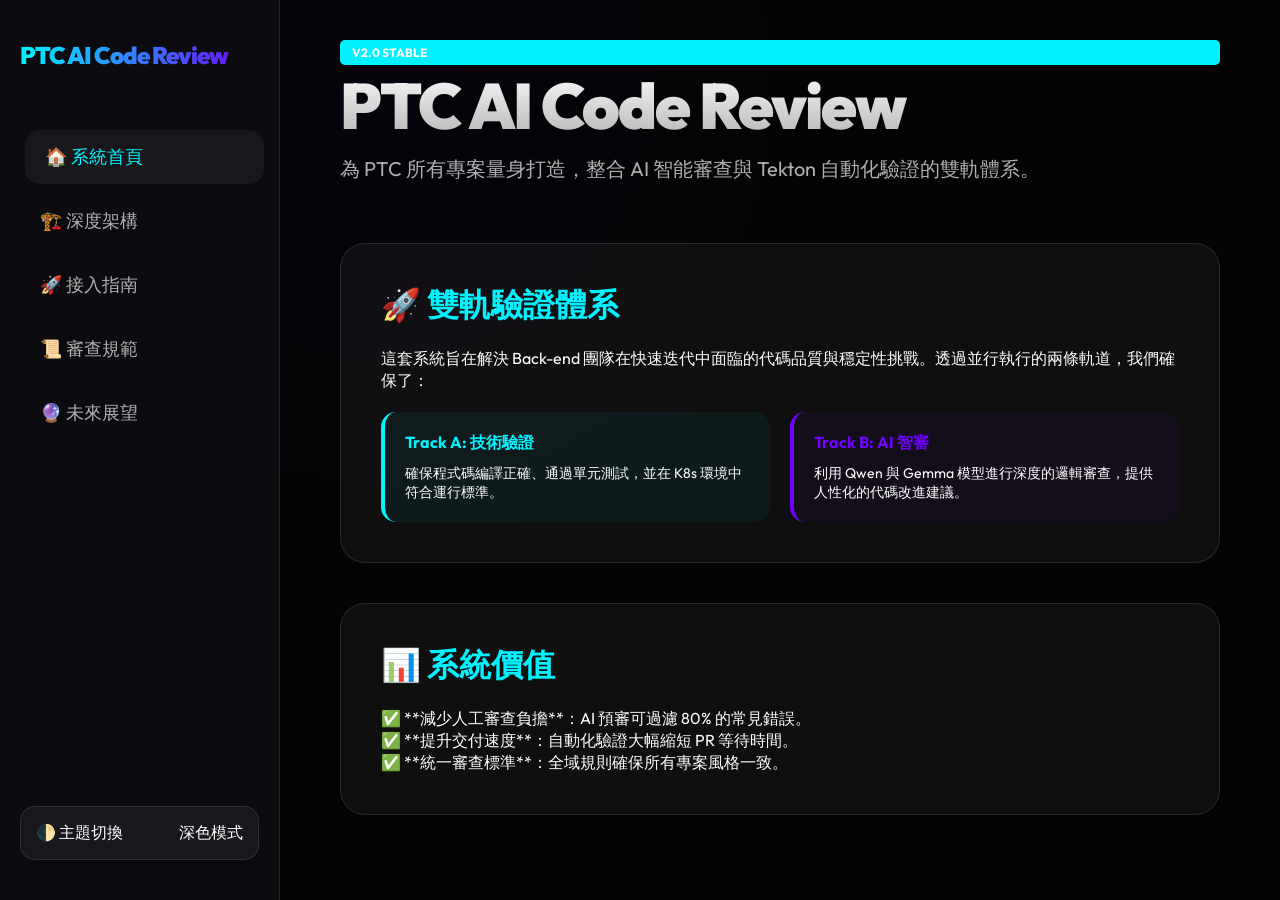
<file: index.html>
<!DOCTYPE html>
<html lang="zh-TW">
<head>
    <meta charset="UTF-8">
    <meta name="viewport" content="width=device-width, initial-scale=1.0">
    <title>PTC AI Code Review Portal</title>
    <link href="https://fonts.googleapis.com/css2?family=Outfit:wght@300;400;700;900&family=JetBrains+Mono:wght@400;700&display=swap" rel="stylesheet">
    <link rel="stylesheet" href="style.css">
<script src="main.js"></script>
</head>
<body>
<nav>
    <div class="logo">PTC AI Code Review</div>
    <ul id="nav-list">
        <li><a href="index.html" class="active">🏠 系統首頁</a></li>
        <li><a href="architecture.html">🏗️ 深度架構</a></li>
        <li><a href="onboarding.html">🚀 接入指南</a></li>
        <li><a href="rules.html">📜 審查規範</a></li>
        <li><a href="future.html">🔮 未來展望</a></li>
    </ul>
    <div class="theme-switch" onclick="toggleTheme()">
        <span>🌓 主題切換</span>
        <span id="theme-text">深色模式</span>
    </div>
</nav>
<main>
    <div class="section-header">
        <div class="badge">V2.0 STABLE</div>
        <h1>PTC AI Code Review</h1>
        <p>為 PTC 所有專案量身打造，整合 AI 智能審查與 Tekton 自動化驗證的雙軌體系。</p>
    </div>

    <div class="card">
        <h2>🚀 雙軌驗證體系</h2>
        <p>這套系統旨在解決 Back-end 團隊在快速迭代中面臨的代碼品質與穩定性挑戰。透過並行執行的兩條軌道，我們確保了：</p>
        <div style="display: grid; grid-template-columns: 1fr 1fr; gap: 20px; margin-top: 20px;">
            <div style="background: rgba(0, 242, 255, 0.05); padding: 20px; border-radius: 15px; border-left: 4px solid var(--primary);">
                <h4 style="color: var(--primary);">Track A: 技術驗證</h4>
                <p style="font-size: 14px; margin-top: 10px;">確保程式碼編譯正確、通過單元測試，並在 K8s 環境中符合運行標準。</p>
            </div>
            <div style="background: rgba(112, 0, 255, 0.05); padding: 20px; border-radius: 15px; border-left: 4px solid var(--secondary);">
                <h4 style="color: var(--secondary);">Track B: AI 智審</h4>
                <p style="font-size: 14px; margin-top: 10px;">利用 Qwen 與 Gemma 模型進行深度的邏輯審查，提供人性化的代碼改進建議。</p>
            </div>
        </div>
    </div>

    <div class="card">
        <h2>📊 系統價值</h2>
        <p>✅ **減少人工審查負擔**：AI 預審可過濾 80% 的常見錯誤。<br>
           ✅ **提升交付速度**：自動化驗證大幅縮短 PR 等待時間。<br>
           ✅ **統一審查標準**：全域規則確保所有專案風格一致。</p>
    </div>
</main>

</body>
</html>
</file>
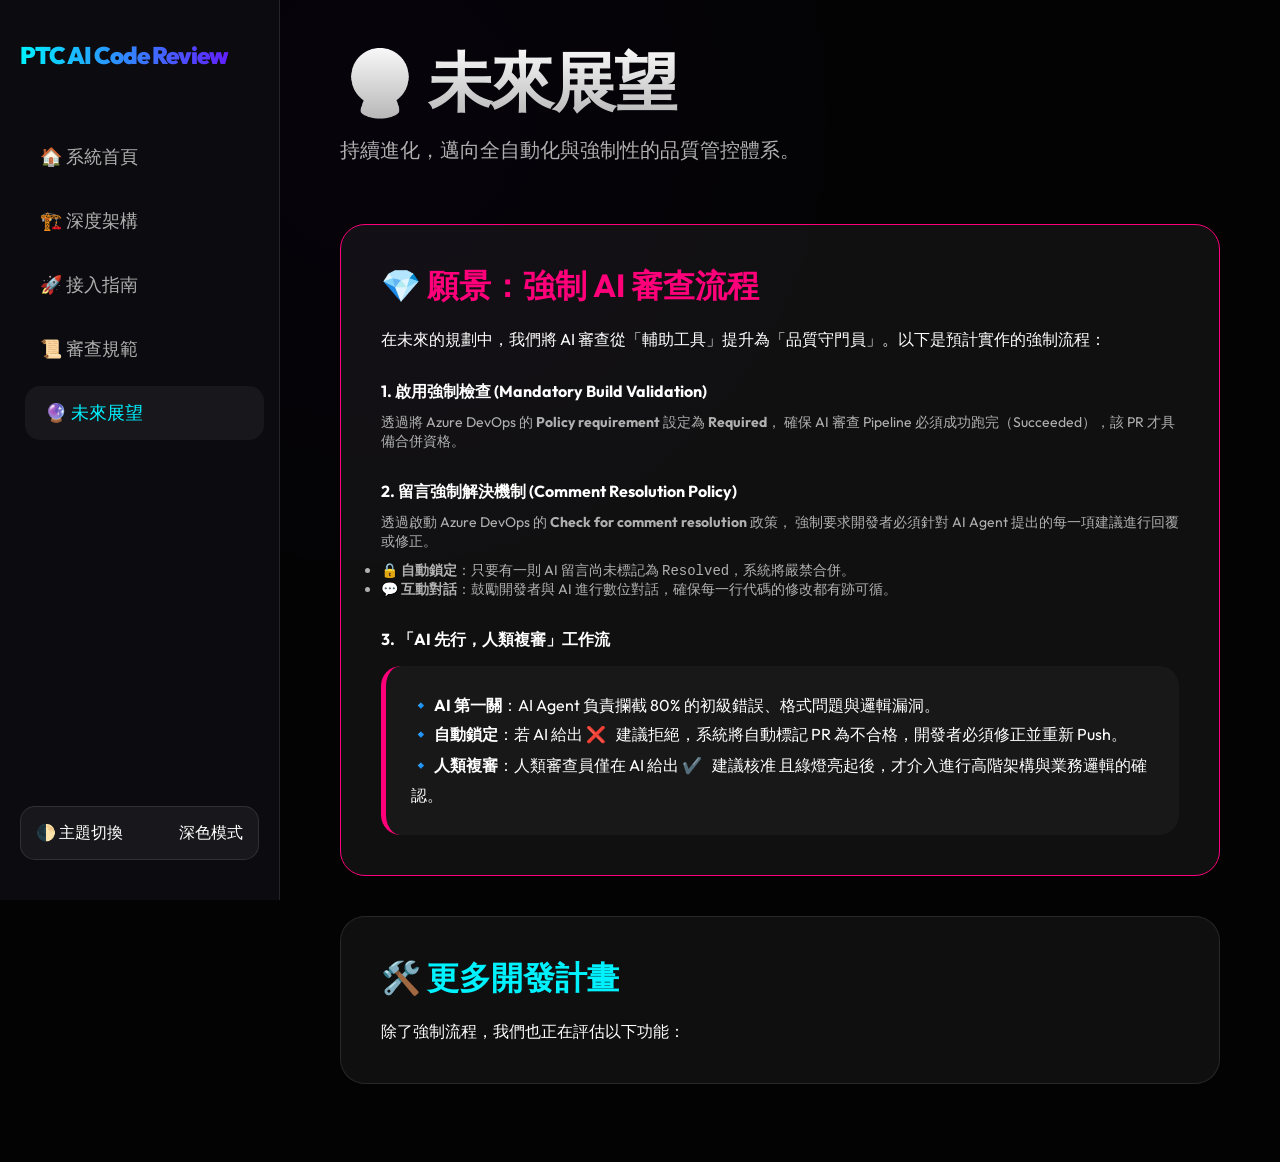
<file: future.html>
<!DOCTYPE html>
<html lang="zh-TW">
<head>
    <meta charset="UTF-8">
    <meta name="viewport" content="width=device-width, initial-scale=1.0">
    <title>Future Roadmap - PTC AI Code Review Portal</title>
    <link href="https://fonts.googleapis.com/css2?family=Outfit:wght@300;400;700;900&family=JetBrains+Mono:wght@400;700&display=swap" rel="stylesheet">
    <link rel="stylesheet" href="style.css">
<script src="main.js"></script>
</head>
<body>
<nav>
    <div class="logo">PTC AI Code Review</div>
    <ul id="nav-list">
        <li><a href="index.html">🏠 系統首頁</a></li>
        <li><a href="architecture.html">🏗️ 深度架構</a></li>
        <li><a href="onboarding.html">🚀 接入指南</a></li>
        <li><a href="rules.html">📜 審查規範</a></li>
        <li><a href="future.html" class="active">🔮 未來展望</a></li>
    </ul>
    <div class="theme-switch" onclick="toggleTheme()">
        <span>🌓 主題切換</span>
        <span id="theme-text">深色模式</span>
    </div>
</nav>
<main>
    <div class="section-header">
        <h1>🔮 未來展望</h1>
        <p>持續進化，邁向全自動化與強制性的品質管控體系。</p>
    </div>

    <div class="card" style="border-color: var(--accent);">
        <h2 style="color: var(--accent);">💎 願景：強制 AI 審查流程</h2>
        <p>在未來的規劃中，我們將 AI 審查從「輔助工具」提升為「品質守門員」。以下是預計實作的強制流程：</p>
        
        <div style="margin-top: 30px;">
            <h4 style="color: #fff; margin-bottom: 10px;">1. 啟用強制檢查 (Mandatory Build Validation)</h4>
            <p style="font-size: 14px; color: var(--text-dim);">
                透過將 Azure DevOps 的 <strong>Policy requirement</strong> 設定為 <strong>Required</strong>，
                確保 AI 審查 Pipeline 必須成功跑完（Succeeded），該 PR 才具備合併資格。
            </p>
        </div>

        <div style="margin-top: 30px;">
            <h4 style="color: #fff; margin-bottom: 10px;">2. 留言強制解決機制 (Comment Resolution Policy)</h4>
            <p style="font-size: 14px; color: var(--text-dim);">
                透過啟動 Azure DevOps 的 <strong>Check for comment resolution</strong> 政策，
                強制要求開發者必須針對 AI Agent 提出的每一項建議進行回覆或修正。
            </p>
            <ul style="font-size: 14px; color: var(--text-dim); margin-top: 10px;">
                <li>🔒 <strong>自動鎖定</strong>：只要有一則 AI 留言尚未標記為 <code>Resolved</code>，系統將嚴禁合併。</li>
                <li>💬 <strong>互動對話</strong>：鼓勵開發者與 AI 進行數位對話，確保每一行代碼的修改都有跡可循。</li>
            </ul>
    
        </div>

        <div style="margin-top: 30px;">
            <h4 style="color: #fff; margin-bottom: 10px;">3. 「AI 先行，人類複審」工作流</h4>
            <div style="background: rgba(255, 255, 255, 0.03); padding: 25px; border-radius: 20px; border-left: 5px solid var(--accent); margin-top: 15px;">
                <p style="font-size: 16px; line-height: 1.8;">
                    🔹 <strong>AI 第一關</strong>：AI Agent 負責攔截 80% 的初級錯誤、格式問題與邏輯漏洞。<br>
                    🔹 <strong>自動鎖定</strong>：若 AI 給出 <code>❌ 建議拒絕</code>，系統將自動標記 PR 為不合格，開發者必須修正並重新 Push。<br>
                    🔹 <strong>人類複審</strong>：人類審查員僅在 AI 給出 <code>✔️ 建議核准</code> 且綠燈亮起後，才介入進行高階架構與業務邏輯的確認。
                </p>
            </div>
        </div>
    </div>

    <div class="card">
        <h2>🛠️ 更多開發計畫</h2>
        <p>除了強制流程，我們也正在評估以下功能：</p>
        
    
    </div>
</main>

</body>
</html>
</file>
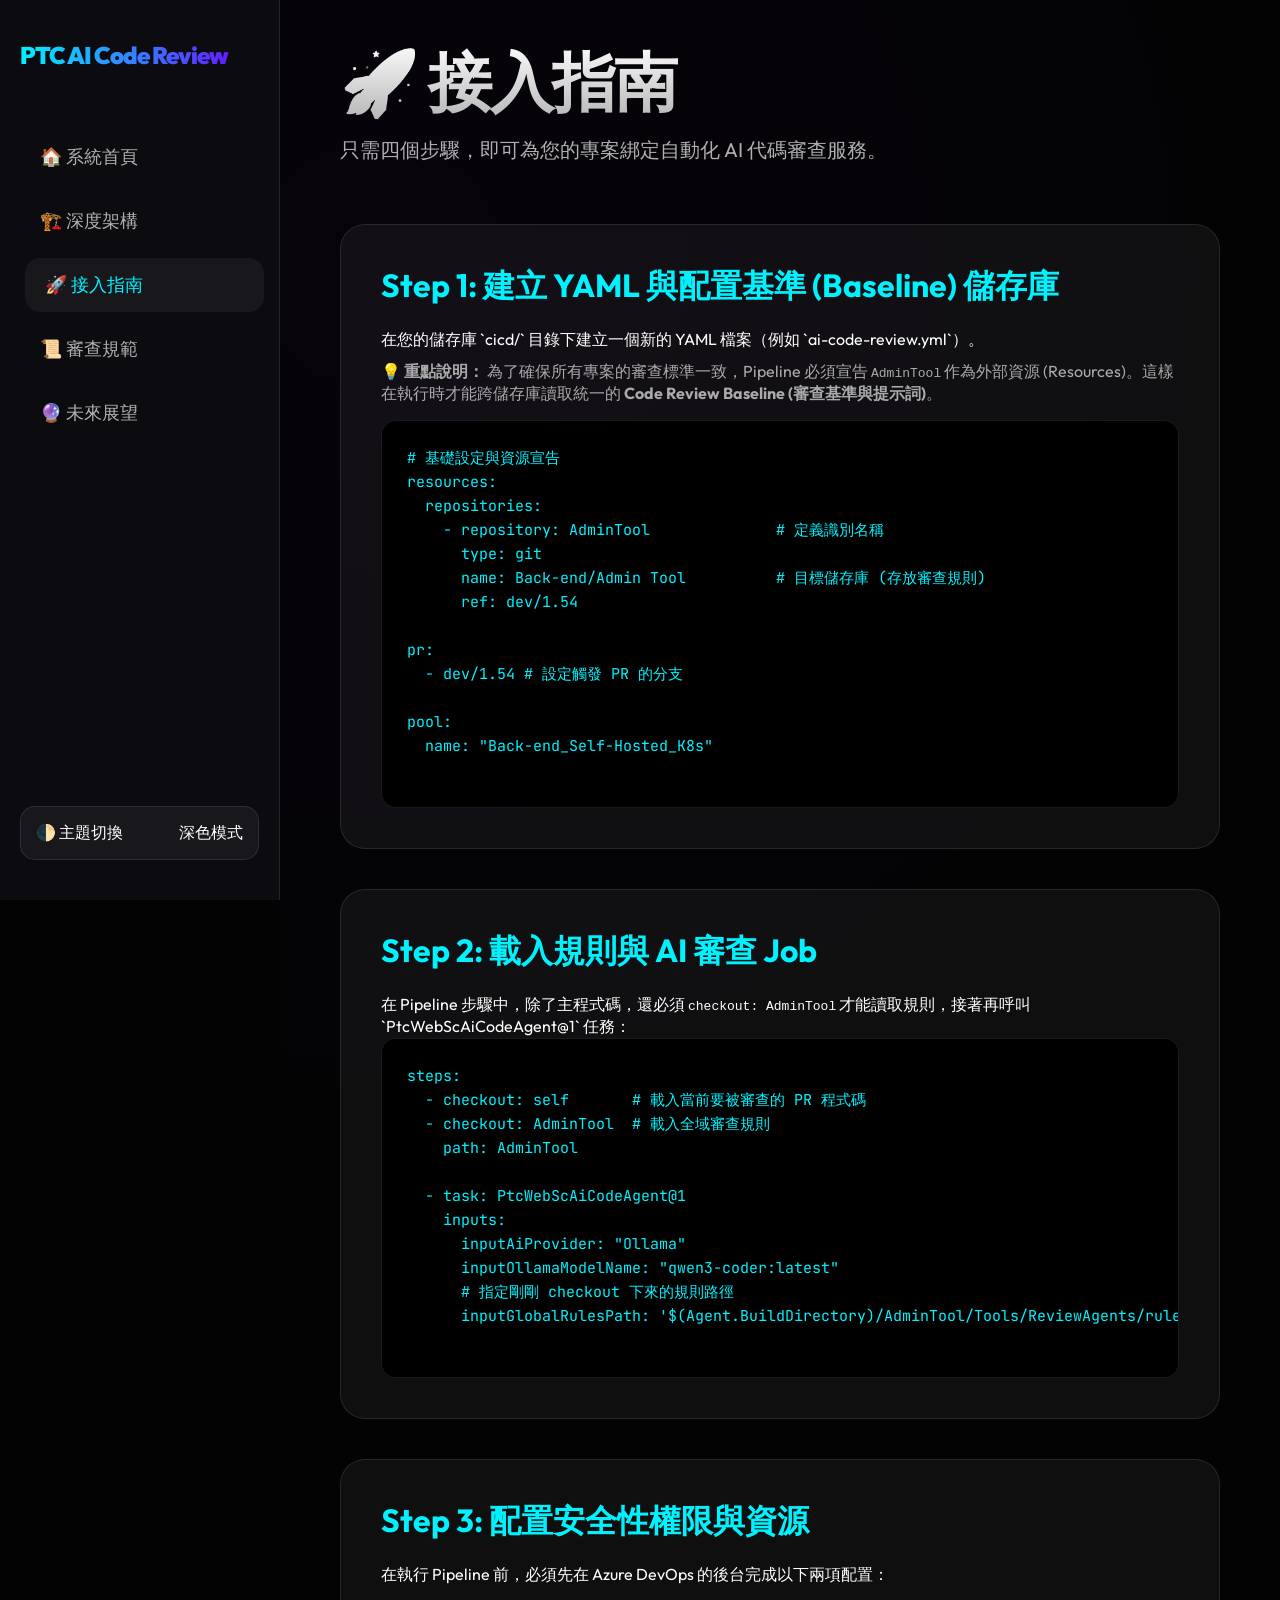
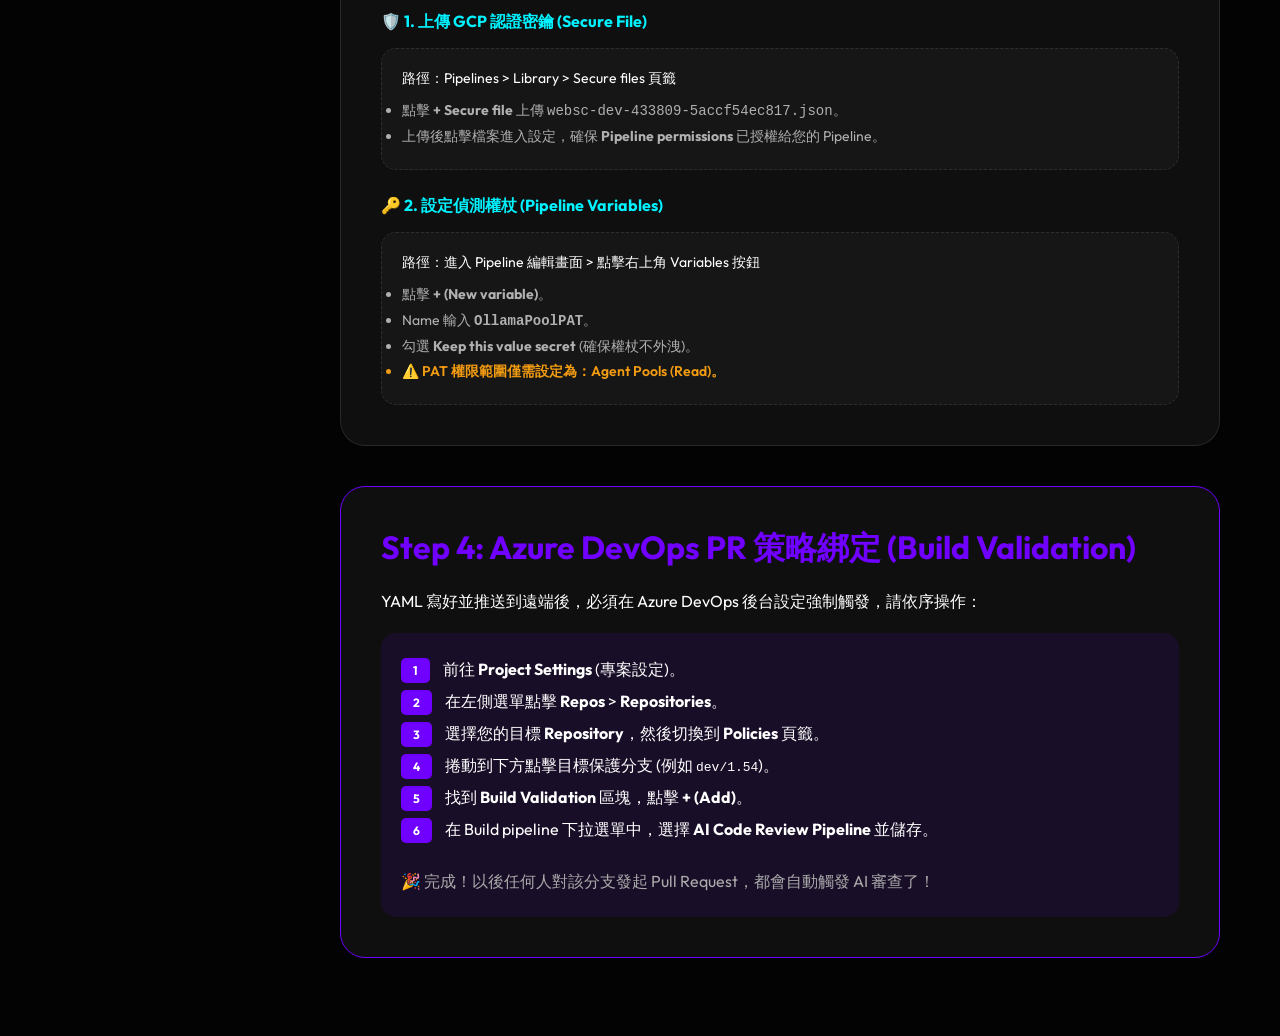
<file: onboarding.html>
<!DOCTYPE html>
<html lang="zh-TW">
<head>
    <meta charset="UTF-8">
    <meta name="viewport" content="width=device-width, initial-scale=1.0">
    <title>Onboarding Guide - PTC AI Code Review Portal</title>
    <link href="https://fonts.googleapis.com/css2?family=Outfit:wght@300;400;700;900&family=JetBrains+Mono:wght@400;700&display=swap" rel="stylesheet">
    <link rel="stylesheet" href="style.css">
<script src="main.js"></script>
</head>
<body>
<nav>
    <div class="logo">PTC AI Code Review</div>
    <ul id="nav-list">
        <li><a href="index.html">🏠 系統首頁</a></li>
        <li><a href="architecture.html">🏗️ 深度架構</a></li>
        <li><a href="onboarding.html" class="active">🚀 接入指南</a></li>
        <li><a href="rules.html">📜 審查規範</a></li>
        <li><a href="future.html">🔮 未來展望</a></li>
    </ul>
    <div class="theme-switch" onclick="toggleTheme()">
        <span>🌓 主題切換</span>
        <span id="theme-text">深色模式</span>
    </div>
</nav>
<main>
    <div class="section-header">
        <h1>🚀 接入指南</h1>
        <p>只需四個步驟，即可為您的專案綁定自動化 AI 代碼審查服務。</p>
    </div>

    <div class="card">
        <h2>Step 1: 建立 YAML 與配置基準 (Baseline) 儲存庫</h2>
        <p>在您的儲存庫 `cicd/` 目錄下建立一個新的 YAML 檔案（例如 `ai-code-review.yml`）。</p>
        <p style="margin-top: 10px; color: #aaa;"><strong>💡 重點說明：</strong> 為了確保所有專案的審查標準一致，Pipeline 必須宣告 <code>AdminTool</code> 作為外部資源 (Resources)。這樣在執行時才能跨儲存庫讀取統一的 <strong>Code Review Baseline (審查基準與提示詞)</strong>。</p>
        <pre class="code-block" style="margin-top: 15px;">
# 基礎設定與資源宣告
resources:
  repositories:
    - repository: AdminTool              # 定義識別名稱
      type: git
      name: Back-end/Admin Tool          # 目標儲存庫 (存放審查規則)
      ref: dev/1.54

pr:
  - dev/1.54 # 設定觸發 PR 的分支

pool:
  name: "Back-end_Self-Hosted_K8s"
        </pre>
    </div>

    <div class="card">
        <h2>Step 2: 載入規則與 AI 審查 Job</h2>
        <p>在 Pipeline 步驟中，除了主程式碼，還必須 <code>checkout: AdminTool</code> 才能讀取規則，接著再呼叫 `PtcWebScAiCodeAgent@1` 任務：</p>
        <pre class="code-block">
steps:
  - checkout: self       # 載入當前要被審查的 PR 程式碼
  - checkout: AdminTool  # 載入全域審查規則
    path: AdminTool

  - task: PtcWebScAiCodeAgent@1
    inputs:
      inputAiProvider: "Ollama"
      inputOllamaModelName: "qwen3-coder:latest"
      # 指定剛剛 checkout 下來的規則路徑
      inputGlobalRulesPath: '$(Agent.BuildDirectory)/AdminTool/Tools/ReviewAgents/rules/backend'
        </pre>
    </div>

    <div class="card">
        <h2>Step 3: 配置安全性權限與資源</h2>
        <p>在執行 Pipeline 前，必須先在 Azure DevOps 的後台完成以下兩項配置：</p>
        
        <div style="margin-top: 25px;">
            <h4 style="color: var(--primary); margin-bottom: 15px;">🛡️ 1. 上傳 GCP 認證密鑰 (Secure File)</h4>
            <div style="background: rgba(255, 255, 255, 0.03); padding: 20px; border-radius: 15px; border: 1px dashed var(--glass-border);">
                <p style="font-size: 14px; margin-bottom: 10px;">路徑：<span class="highlight">Pipelines</span> > <span class="highlight">Library</span> > <span class="highlight">Secure files</span> 頁籤</p>
                <ul style="font-size: 14px; line-height: 1.8; color: var(--text-dim);">
                    <li>點擊 <strong>+ Secure file</strong> 上傳 <code>websc-dev-433809-5accf54ec817.json</code>。</li>
                    <li>上傳後點擊檔案進入設定，確保 <strong>Pipeline permissions</strong> 已授權給您的 Pipeline。</li>
                </ul>
    
            </div>
        </div>

        <div style="margin-top: 25px;">
            <h4 style="color: var(--primary); margin-bottom: 15px;">🔑 2. 設定偵測權杖 (Pipeline Variables)</h4>
            <div style="background: rgba(255, 255, 255, 0.03); padding: 20px; border-radius: 15px; border: 1px dashed var(--glass-border);">
                <p style="font-size: 14px; margin-bottom: 10px;">路徑：進入 Pipeline 編輯畫面 > 點擊右上角 <span class="highlight">Variables</span> 按鈕</p>
                <ul style="font-size: 14px; line-height: 1.8; color: var(--text-dim);">
                    <li>點擊 <strong>+ (New variable)</strong>。</li>
                    <li>Name 輸入 <strong><code>OllamaPoolPAT</code></strong>。</li>
                    <li>勾選 <strong>Keep this value secret</strong> (確保權杖不外洩)。</li>
                    <li style="color: #f39c12; font-weight: 600;">⚠️ PAT 權限範圍僅需設定為：Agent Pools (Read)。</li>
                </ul>
    
            </div>
        </div>
    </div>

    <div class="card" style="border-color: var(--secondary);">
        <h2 style="color: var(--secondary);">Step 4: Azure DevOps PR 策略綁定 (Build Validation)</h2>
        <p>YAML 寫好並推送到遠端後，必須在 Azure DevOps 後台設定強制觸發，請依序操作：</p>
        <div style="background: rgba(112, 0, 255, 0.1); padding: 20px; border-radius: 15px; margin-top: 20px; line-height: 2;">
            <span class="badge" style="background: var(--secondary); color: white; margin-right: 10px;">1</span> 前往 <strong>Project Settings</strong> (專案設定)。<br>
            <span class="badge" style="background: var(--secondary); color: white; margin-right: 10px;">2</span> 在左側選單點擊 <strong>Repos</strong> > <strong>Repositories</strong>。<br>
            <span class="badge" style="background: var(--secondary); color: white; margin-right: 10px;">3</span> 選擇您的目標 <strong>Repository</strong>，然後切換到 <strong>Policies</strong> 頁籤。<br>
            <span class="badge" style="background: var(--secondary); color: white; margin-right: 10px;">4</span> 捲動到下方點擊目標保護分支 (例如 <code>dev/1.54</code>)。<br>
            <span class="badge" style="background: var(--secondary); color: white; margin-right: 10px;">5</span> 找到 <strong>Build Validation</strong> 區塊，點擊 <strong>+ (Add)</strong>。<br>
            <span class="badge" style="background: var(--secondary); color: white; margin-right: 10px;">6</span> 在 Build pipeline 下拉選單中，選擇 <strong>AI Code Review Pipeline</strong> 並儲存。
        <p style="margin-top: 20px; color: #aaa;">🎉 完成！以後任何人對該分支發起 Pull Request，都會自動觸發 AI 審查了！</p>
    </div>
</main>

</body>
</html>
</file>
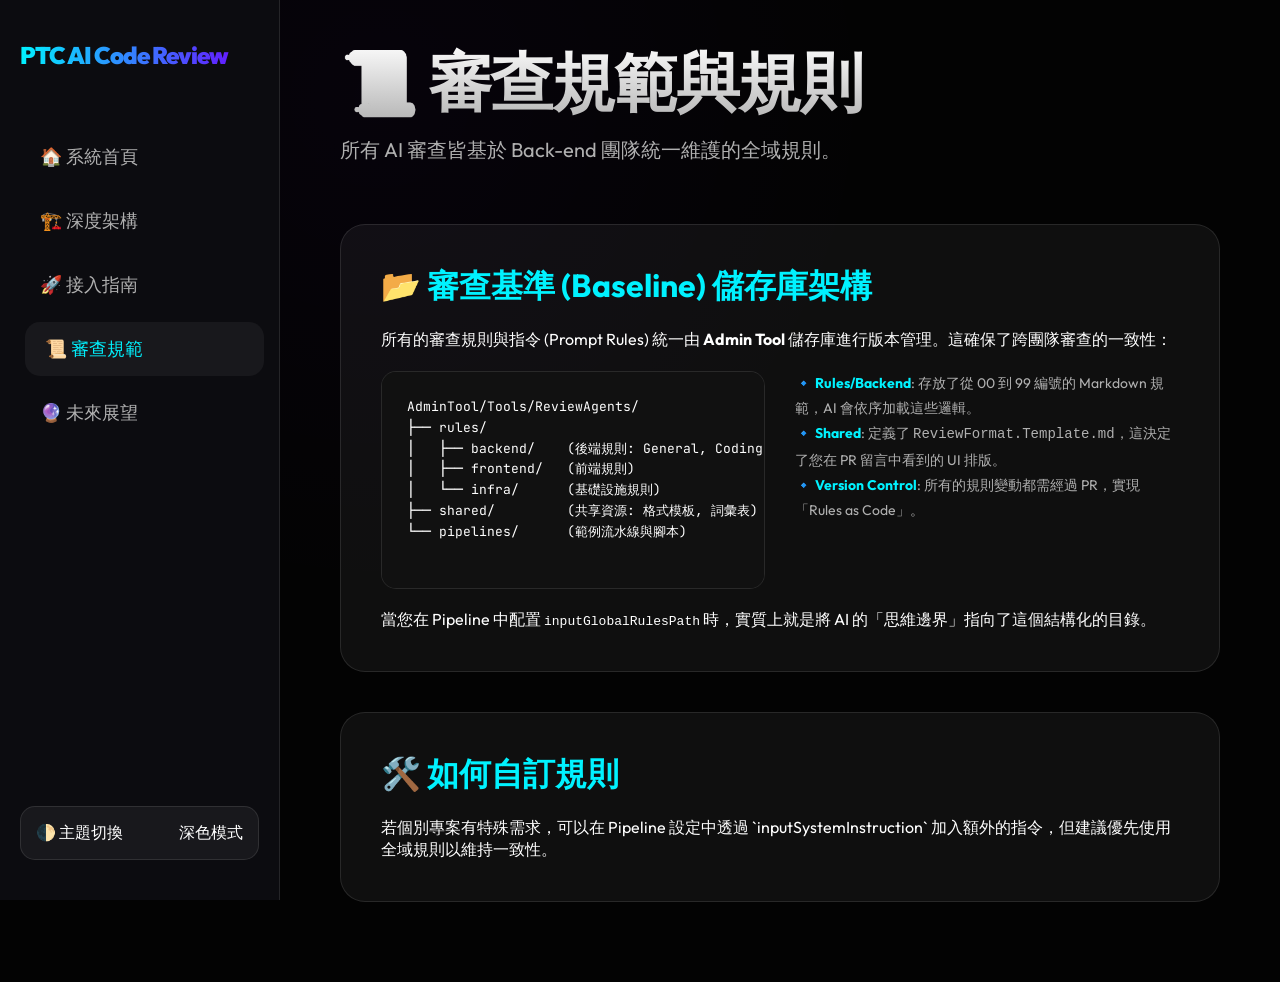
<file: rules.html>
<!DOCTYPE html>
<html lang="zh-TW">
<head>
    <meta charset="UTF-8">
    <meta name="viewport" content="width=device-width, initial-scale=1.0">
    <title>Rules - PTC AI Code Review Portal</title>
    <link href="https://fonts.googleapis.com/css2?family=Outfit:wght@300;400;700;900&family=JetBrains+Mono:wght@400;700&display=swap" rel="stylesheet">
    <link rel="stylesheet" href="style.css">
<script src="main.js"></script>
</head>
<body>
<nav>
    <div class="logo">PTC AI Code Review</div>
    <ul id="nav-list">
        <li><a href="index.html">🏠 系統首頁</a></li>
        <li><a href="architecture.html">🏗️ 深度架構</a></li>
        <li><a href="onboarding.html">🚀 接入指南</a></li>
        <li><a href="rules.html" class="active">📜 審查規範</a></li>
        <li><a href="future.html">🔮 未來展望</a></li>
    </ul>
    <div class="theme-switch" onclick="toggleTheme()">
        <span>🌓 主題切換</span>
        <span id="theme-text">深色模式</span>
    </div>
</nav>
<main>
    <div class="section-header">
        <h1>📜 審查規範與規則</h1>
        <p>所有 AI 審查皆基於 Back-end 團隊統一維護的全域規則。</p>
    </div>

    <div class="card">
        <h2>📂 審查基準 (Baseline) 儲存庫架構</h2>
        <p>所有的審查規則與指令 (Prompt Rules) 統一由 <strong>Admin Tool</strong> 儲存庫進行版本管理。這確保了跨團隊審查的一致性：</p>
        
        <div style="display: grid; grid-template-columns: 1fr 1fr; gap: 30px; margin-top: 20px;">
            <pre class="code-block" style="font-size: 13px; color: #fff; background: #111;">
AdminTool/Tools/ReviewAgents/
├── rules/
│   ├── backend/    (後端規則: General, Coding Standards...)
│   ├── frontend/   (前端規則)
│   └── infra/      (基礎設施規則)
├── shared/         (共享資源: 格式模板, 詞彙表)
└── pipelines/      (範例流水線與腳本)
            </pre>
            <div style="font-size: 14px; line-height: 1.8; color: var(--text-dim);">
                🔹 <strong style="color: var(--primary);">Rules/Backend</strong>: 存放了從 00 到 99 編號的 Markdown 規範，AI 會依序加載這些邏輯。<br>
                🔹 <strong style="color: var(--primary);">Shared</strong>: 定義了 <code>ReviewFormat.Template.md</code>，這決定了您在 PR 留言中看到的 UI 排版。<br>
                🔹 <strong style="color: var(--primary);">Version Control</strong>: 所有的規則變動都需經過 PR，實現「Rules as Code」。
            </div>
        </div>
        
        <p style="margin-top: 20px;">當您在 Pipeline 中配置 <code>inputGlobalRulesPath</code> 時，實質上就是將 AI 的「思維邊界」指向了這個結構化的目錄。</p>
    </div>

    <div class="card">
        <h2>🛠️ 如何自訂規則</h2>
        <p>若個別專案有特殊需求，可以在 Pipeline 設定中透過 `inputSystemInstruction` 加入額外的指令，但建議優先使用全域規則以維持一致性。</p>
    </div>
</main>

</body>
</html>
</file>
<file: style.css>
:root {
    /* Dark Theme (Default) */
    --bg: #030303;
    --sidebar-bg: rgba(15, 15, 20, 0.8);
    --primary: #00f2ff;
    --secondary: #7000ff;
    --accent: #ff007a;
    --glass: rgba(255, 255, 255, 0.05);
    --glass-border: rgba(255, 255, 255, 0.1);
    --text-main: #ffffff;
    --text-dim: #b0b0b0;
    --code-bg: #000;
    --transition: all 0.4s cubic-bezier(0.22, 1, 0.36, 1);
}

[data-theme="light"] {
    /* Light Theme */
    --bg: #f5f7fa;
    --sidebar-bg: rgba(255, 255, 255, 0.9);
    --primary: #0080ff;
    --secondary: #6200ea;
    --accent: #d81b60;
    --glass: rgba(255, 255, 255, 0.8);
    --glass-border: rgba(0, 0, 0, 0.1);
    --text-main: #1a1a1a;
    --text-dim: #4a4a4a;
    --code-bg: #f0f4f8;
}

* {
    box-sizing: border-box;
    margin: 0;
    padding: 0;
}

body {
    background-color: var(--bg);
    color: var(--text-main);
    font-family: 'Outfit', sans-serif;
    display: flex;
    min-height: 100vh;
    overflow-x: hidden;
    transition: background-color 0.3s ease, color 0.3s ease;
}

/* Side Navigation */
nav {
    width: 280px;
    background: var(--sidebar-bg);
    backdrop-filter: blur(30px);
    border-right: 1px solid var(--glass-border);
    height: 100vh;
    position: fixed;
    padding: 40px 20px;
    display: flex;
    flex-direction: column;
    z-index: 1000;
    transition: var(--transition);
}

nav .logo {
    font-size: 24px;
    font-weight: 900;
    margin-bottom: 60px;
    background: linear-gradient(90deg, var(--primary), var(--secondary));
    -webkit-background-clip: text;
    -webkit-text-fill-color: transparent;
    letter-spacing: -1px;
}

nav ul {
    list-style: none;
    flex-grow: 1;
}

nav ul li {
    margin-bottom: 10px;
}

nav ul li a {
    text-decoration: none;
    color: var(--text-dim);
    font-size: 18px;
    font-weight: 500;
    padding: 15px 20px;
    border-radius: 15px;
    display: flex;
    align-items: center;
    gap: 15px;
    transition: var(--transition);
}

nav ul li a:hover, nav ul li a.active {
    background: var(--glass);
    color: var(--primary);
    transform: translateX(5px);
}

/* Theme Toggle Button */
.theme-switch {
    margin-top: auto;
    padding: 15px;
    background: var(--glass);
    border: 1px solid var(--glass-border);
    border-radius: 15px;
    display: flex;
    justify-content: space-between;
    align-items: center;
    cursor: pointer;
    transition: var(--transition);
}

.theme-switch:hover {
    border-color: var(--primary);
}

/* Main Content Area */
main {
    margin-left: 280px;
    width: calc(100% - 280px);
    padding: 40px 60px;
    background: radial-gradient(circle at 10% 10%, rgba(112, 0, 255, 0.03) 0%, transparent 40%);
}

.section-header {
    margin-bottom: 60px;
}

.section-header h1 {
    font-size: 64px;
    font-weight: 900;
    letter-spacing: -2px;
    margin-bottom: 10px;
    background: linear-gradient(to bottom, var(--text-main), var(--text-dim));
    -webkit-background-clip: text;
    -webkit-text-fill-color: transparent;
}

.section-header p {
    font-size: 20px;
    color: var(--text-dim);
}

/* Components */
.card {
    background: var(--glass);
    border: 1px solid var(--glass-border);
    border-radius: 25px;
    padding: 40px;
    margin-bottom: 40px;
    transition: var(--transition);
}

.card:hover {
    border-color: var(--primary);
    box-shadow: 0 20px 40px rgba(0,0,0,0.1);
    transform: translateY(-5px);
}

.card h2 {
    font-size: 32px;
    margin-bottom: 20px;
    color: var(--primary);
}

.code-block {
    background: var(--code-bg);
    border-radius: 15px;
    padding: 25px;
    font-family: 'JetBrains Mono', monospace;
    font-size: 15px;
    line-height: 1.6;
    color: var(--primary);
    overflow-x: auto;
    border: 1px solid var(--glass-border);
}

.badge {
    padding: 5px 12px;
    background: var(--primary);
    color: #fff;
    border-radius: 5px;
    font-size: 12px;
    font-weight: 700;
    text-transform: uppercase;
}

/* Animations */
@keyframes fadeIn {
    from { opacity: 0; transform: translateY(20px); }
    to { opacity: 1; transform: translateY(0); }
}

main {
    animation: fadeIn 0.8s cubic-bezier(0.22, 1, 0.36, 1);
}
</file>
